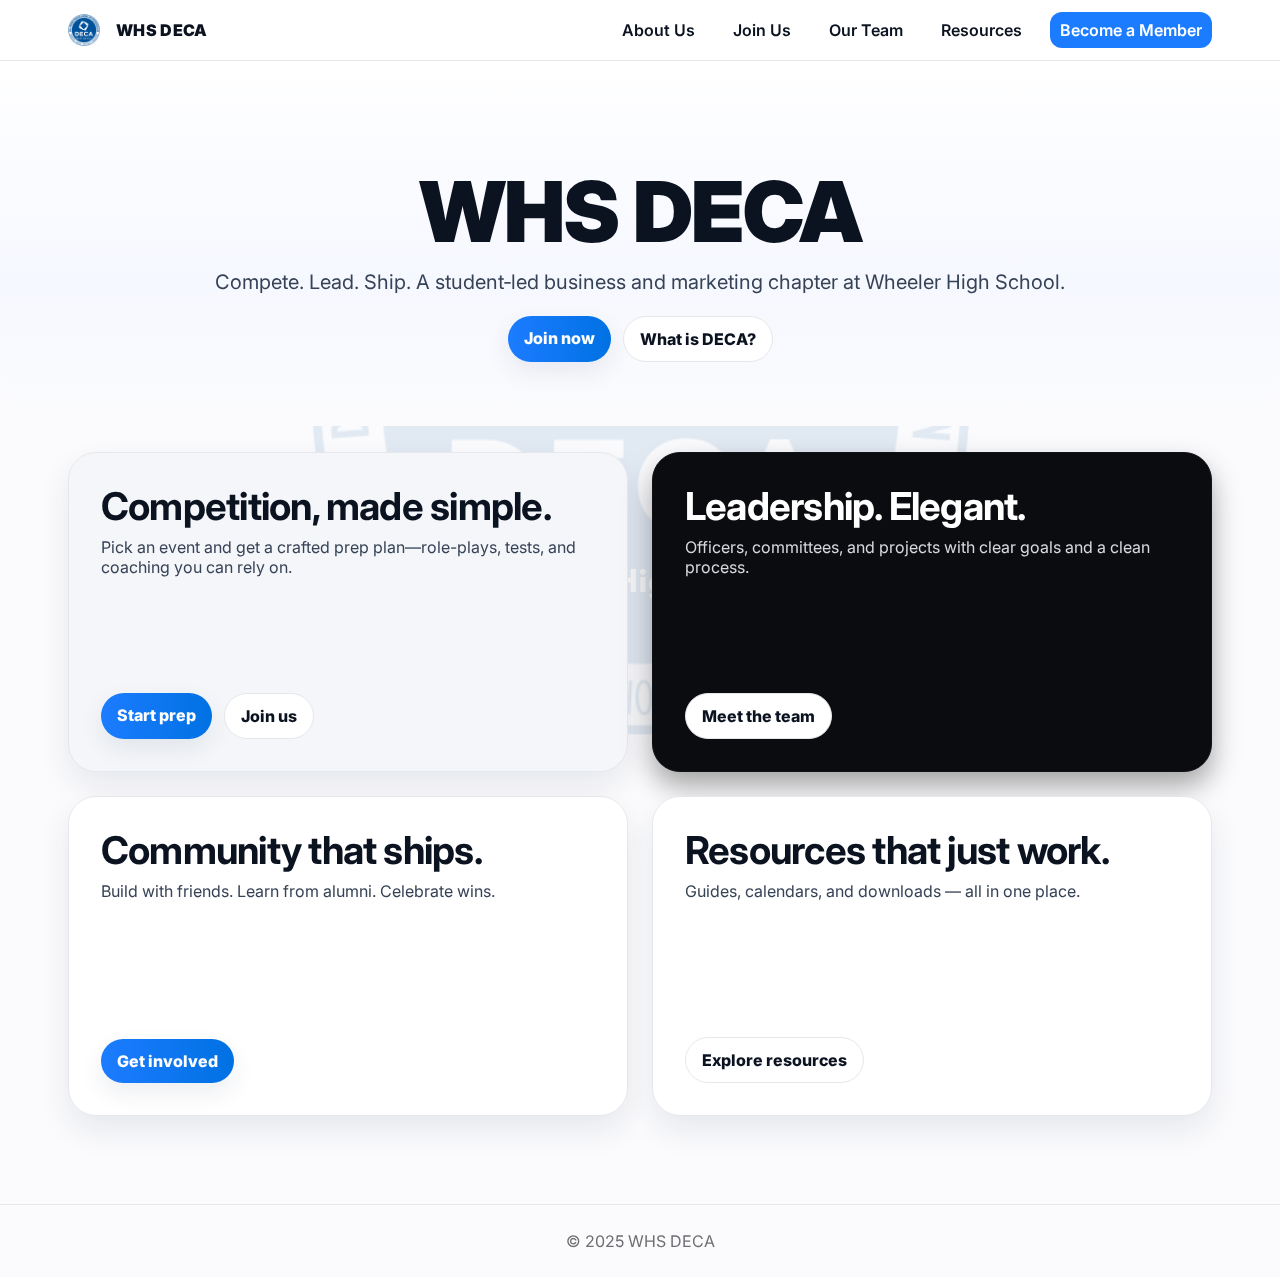
<file: index.html>
<!DOCTYPE html>
<html lang="en">
<head>
  <meta charset="UTF-8" />
  <meta name="viewport" content="width=device-width, initial-scale=1" />
  <title>WHS DECA • Home</title>
  <link rel="preconnect" href="https://fonts.googleapis.com">
  <link rel="preconnect" href="https://fonts.gstatic.com" crossorigin>
  <link href="https://fonts.googleapis.com/css2?family=Inter:wght@400;600;700;800;900&display=swap" rel="stylesheet">
  <link rel="stylesheet" href="css/modern.css" />
</head>
<body>
  <a class="skip-link" href="#main">Skip to content</a>
  <header class="nav">
    <div class="nav-inner">
      <div class="brand"><a href="index.html" aria-label="WHS DECA home"><img class="brand-logo" src="assets/deca-logo.png" alt="" aria-hidden="true"><span>WHS DECA</span></a></div>
      <button class="burger" aria-label="Toggle menu">Menu</button>
      <nav class="links" aria-label="Primary">
        <a href="about.html#about">About Us</a>
        <a href="join.html#join">Join Us</a>
        <a href="team.html#team">Our Team</a>
        <a href="resources.html#resources">Resources</a>
        <a class="cta" href="join.html#join">Become a Member</a>
      </nav>
    </div>
  </header>

  <section class="hero" id="home">
    <h1 class="title">WHS DECA</h1>
    <p class="tagline">Compete. Lead. Ship. A student‑led business and marketing chapter at Wheeler High School.</p>
    <div class="actions">
      <a class="button primary" href="join.html#join">Join now</a>
      <a class="button ghost" href="about.html#about">What is DECA?</a>
    </div>
  </section>

  <main id="main">
    
<section class="grid">
  <article class="card card-soft reveal">
    <div>
      <h2>Competition, made simple.</h2>
      <p>Pick an event and get a crafted prep plan—role-plays, tests, and coaching you can rely on.</p>
    </div>
    <div class="row">
      <a class="button primary" href="resources.html#resources">Start prep</a>
      <a class="button ghost" href="join.html#join">Join us</a>
    </div>
  </article>

  <article class="card card-contrast reveal">
    <div>
      <h2>Leadership. Elegant.</h2>
      <p>Officers, committees, and projects with clear goals and a clean process.</p>
    </div>
    <div class="row">
      <a class="button ghost" href="team.html#team">Meet the team</a>
    </div>
  </article>

  <article class="card reveal">
    <div>
      <h2>Community that ships.</h2>
      <p>Build with friends. Learn from alumni. Celebrate wins.</p>
    </div>
    <div class="row">
      <a class="button primary" href="about.html#about">Get involved</a>
    </div>
  </article>

  <article class="card reveal">
    <div>
      <h2>Resources that just work.</h2>
      <p>Guides, calendars, and downloads — all in one place.</p>
    </div>
    <div class="row">
      <a class="button ghost" href="resources.html#resources">Explore resources</a>
    </div>
  </article>
</section>

  </main>

  <footer>© 2025 WHS DECA</footer>
  <script src="js/site.js" defer></script>
</body>
</html>
</file>
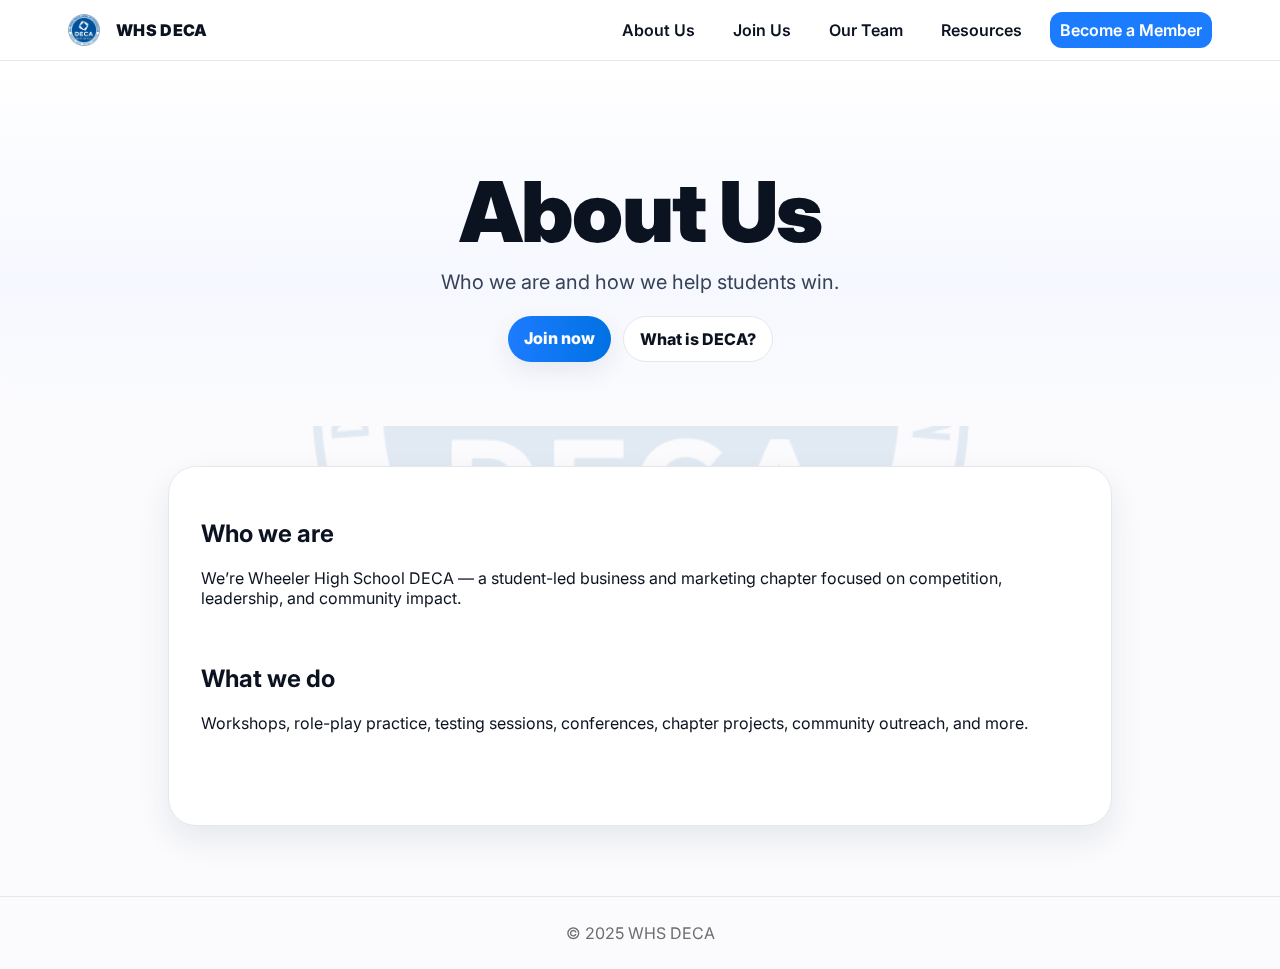
<file: about.html>
<!DOCTYPE html>
<html lang="en">
<head>
  <meta charset="UTF-8" />
  <meta name="viewport" content="width=device-width, initial-scale=1" />
  <title>WHS DECA • About</title>
  <link rel="preconnect" href="https://fonts.googleapis.com">
  <link rel="preconnect" href="https://fonts.gstatic.com" crossorigin>
  <link href="https://fonts.googleapis.com/css2?family=Inter:wght@400;600;700;800;900&display=swap" rel="stylesheet">
  <link rel="stylesheet" href="css/modern.css" />
</head>
<body>
  <a class="skip-link" href="#main">Skip to content</a>
  <header class="nav">
    <div class="nav-inner">
      <div class="brand"><a href="index.html" aria-label="WHS DECA home"><img class="brand-logo" src="assets/deca-logo.png" alt="" aria-hidden="true"><span>WHS DECA</span></a></div>
      <button class="burger" aria-label="Toggle menu">Menu</button>
      <nav class="links" aria-label="Primary">
        <a href="about.html#about">About Us</a>
        <a href="join.html#join">Join Us</a>
        <a href="team.html#team">Our Team</a>
        <a href="resources.html#resources">Resources</a>
        <a class="cta" href="join.html#join">Become a Member</a>
      </nav>
    </div>
  </header>

  <section class="hero" id="home">
    <h1 class="title">About Us</h1>
    <p class="tagline">Who we are and how we help students win.</p>
    <div class="actions">
      <a class="button primary" href="join.html#join">Join now</a>
      <a class="button ghost" href="about.html#about">What is DECA?</a>
    </div>
  </section>

  <main id="main">
    
<section class="section reveal" id="about">
  <div class="panel">
    <h2>Who we are</h2>
    <p>We’re Wheeler High School DECA — a student-led business and marketing chapter focused on competition, leadership, and community impact.</p>
    <br/>
    <h2>What we do</h2>
    <p>Workshops, role-play practice, testing sessions, conferences, chapter projects, community outreach, and more.</p>
  </div>
</section>

  </main>

  <footer>© 2025 WHS DECA</footer>
  <script src="js/site.js" defer></script>
</body>
</html>
</file>
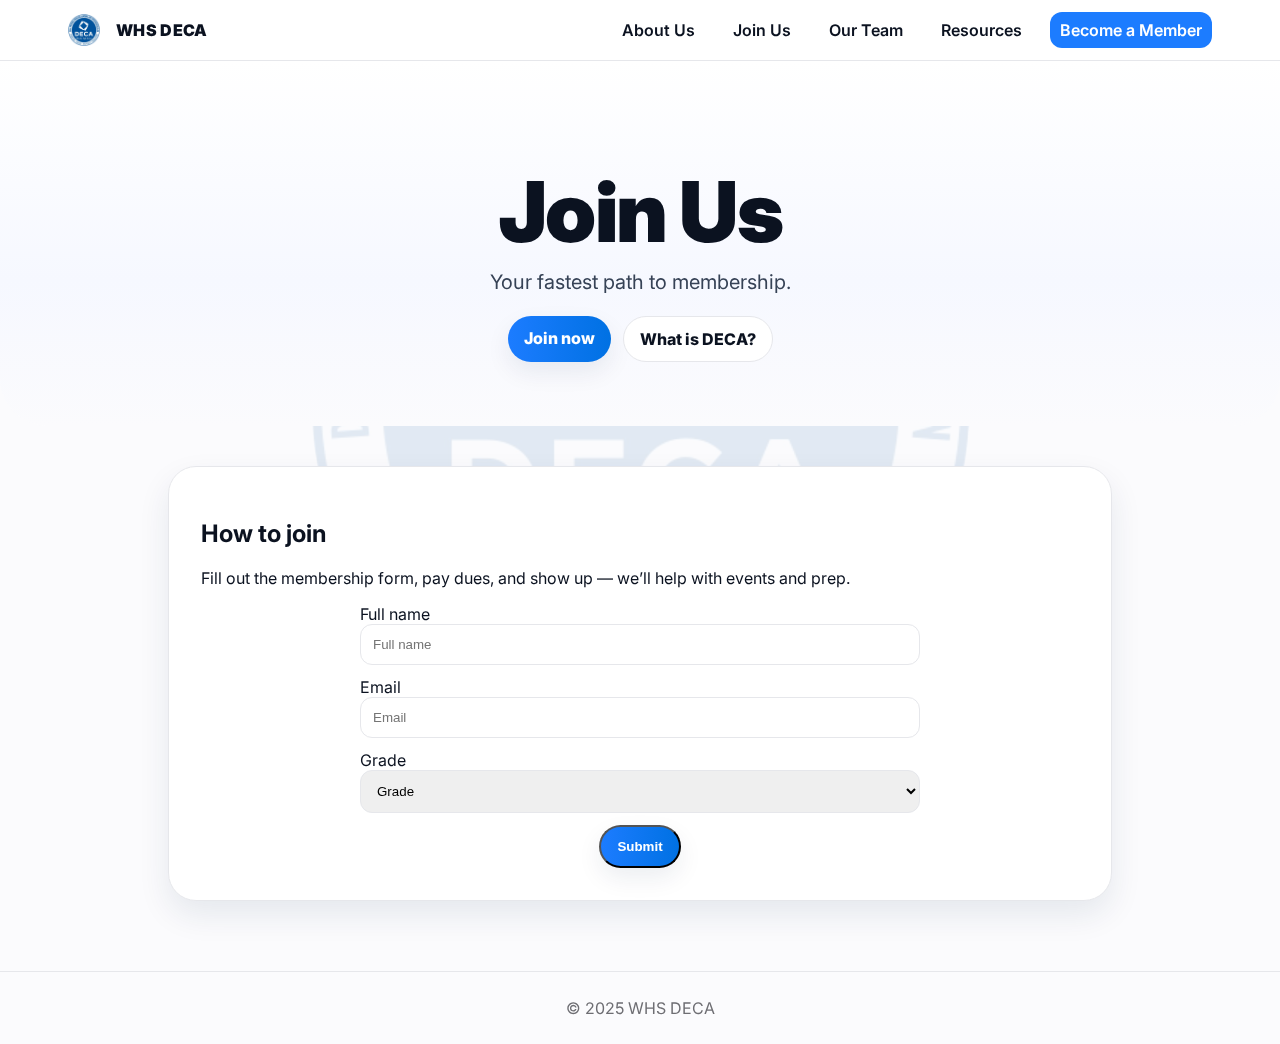
<file: join.html>
<!DOCTYPE html>
<html lang="en">
<head>
  <meta charset="UTF-8" />
  <meta name="viewport" content="width=device-width, initial-scale=1" />
  <title>WHS DECA • Join</title>
  <link rel="preconnect" href="https://fonts.googleapis.com">
  <link rel="preconnect" href="https://fonts.gstatic.com" crossorigin>
  <link href="https://fonts.googleapis.com/css2?family=Inter:wght@400;600;700;800;900&display=swap" rel="stylesheet">
  <link rel="stylesheet" href="css/modern.css" />
</head>
<body>
  <a class="skip-link" href="#main">Skip to content</a>
  <header class="nav">
    <div class="nav-inner">
      <div class="brand"><a href="index.html" aria-label="WHS DECA home"><img class="brand-logo" src="assets/deca-logo.png" alt="" aria-hidden="true"><span>WHS DECA</span></a></div>
      <button class="burger" aria-label="Toggle menu">Menu</button>
      <nav class="links" aria-label="Primary">
        <a href="about.html#about">About Us</a>
        <a href="join.html#join">Join Us</a>
        <a href="team.html#team">Our Team</a>
        <a href="resources.html#resources">Resources</a>
        <a class="cta" href="join.html#join">Become a Member</a>
      </nav>
    </div>
  </header>

  <section class="hero" id="home">
    <h1 class="title">Join Us</h1>
    <p class="tagline">Your fastest path to membership.</p>
    <div class="actions">
      <a class="button primary" href="join.html#join">Join now</a>
      <a class="button ghost" href="about.html#about">What is DECA?</a>
    </div>
  </section>

  <main id="main">
    
<section class="section reveal" id="join">
  <div class="panel">
    <h2>How to join</h2>
    <p>Fill out the membership form, pay dues, and show up — we’ll help with events and prep.</p>
    <form action="#" method="post" style="display:grid; gap:12px; max-width:560px; margin:16px auto 0;">
      <label>
        <span class="sr">Full name</span>
        <input type="text" name="name" placeholder="Full name" required
               style="width:100%; padding:12px; border:1px solid var(--border); border-radius:12px;">
      </label>
      <label>
        <span class="sr">Email</span>
        <input type="email" name="email" placeholder="Email" required
               style="width:100%; padding:12px; border:1px solid var(--border); border-radius:12px;">
      </label>
      <label>
        <span class="sr">Grade</span>
        <select name="grade" style="width:100%; padding:12px; border:1px solid var(--border); border-radius:12px;">
          <option value="" disabled selected>Grade</option>
          <option>9</option><option>10</option><option>11</option><option>12</option>
        </select>
      </label>
      <button class="button primary" type="submit" style="justify-self:center">Submit</button>
    </form>
  </div>
</section>

  </main>

  <footer>© 2025 WHS DECA</footer>
  <script src="js/site.js" defer></script>
</body>
</html>
</file>
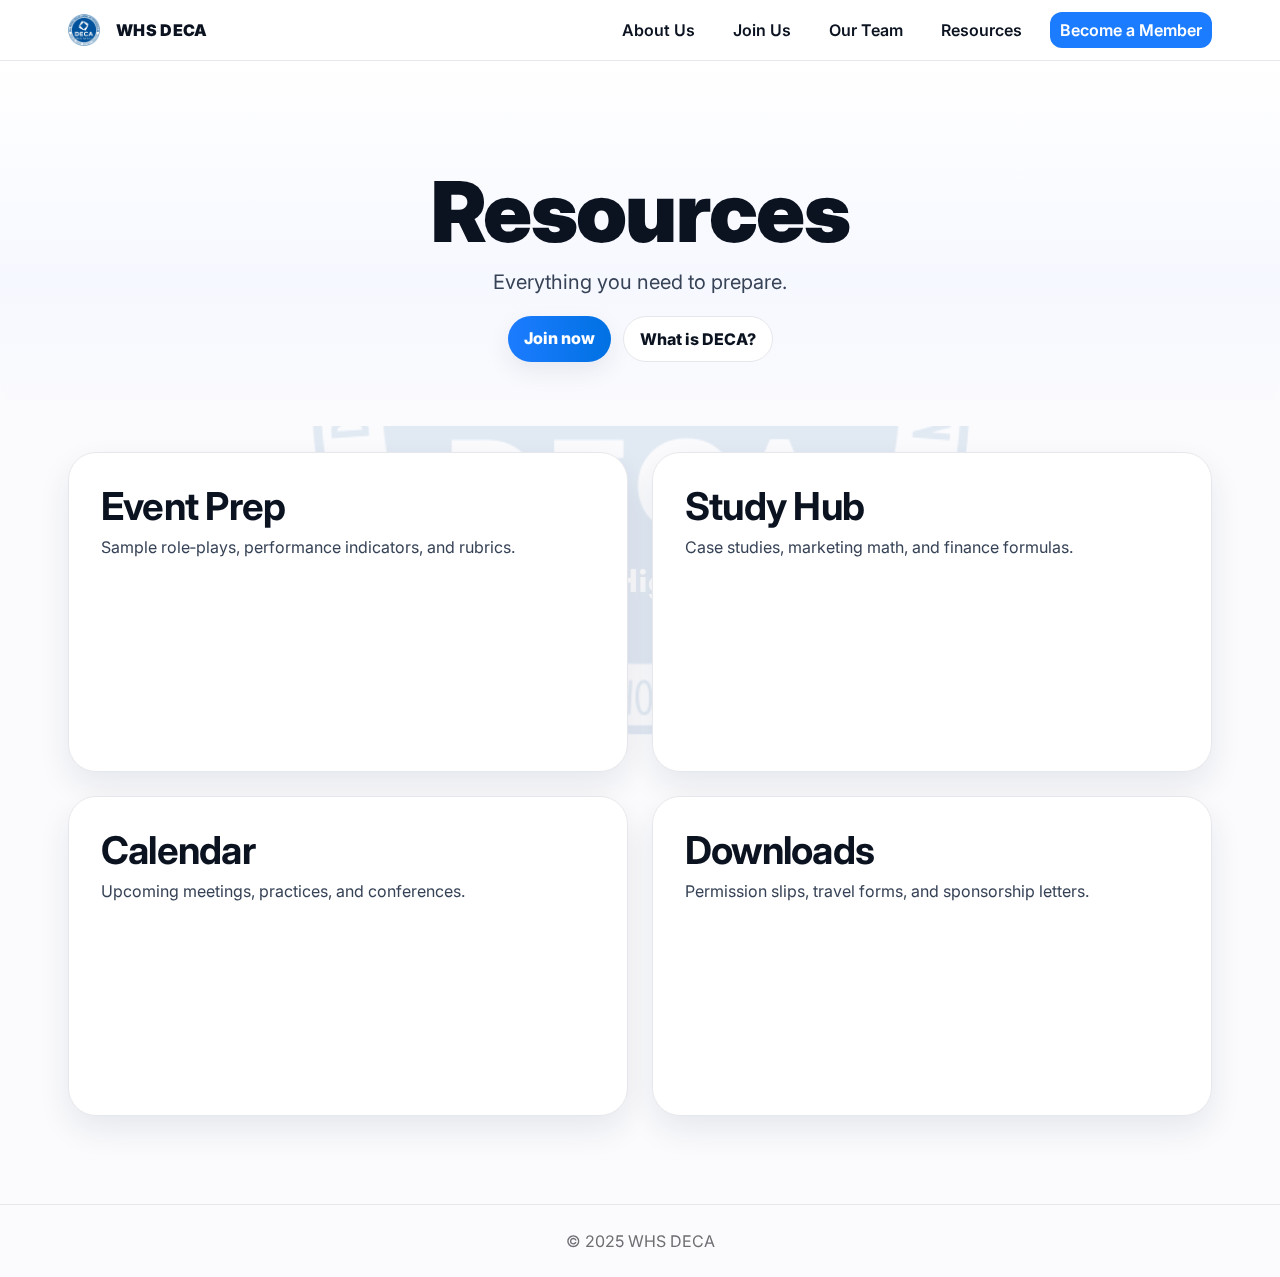
<file: resources.html>
<!DOCTYPE html>
<html lang="en">
<head>
  <meta charset="UTF-8" />
  <meta name="viewport" content="width=device-width, initial-scale=1" />
  <title>WHS DECA • Resources</title>
  <link rel="preconnect" href="https://fonts.googleapis.com">
  <link rel="preconnect" href="https://fonts.gstatic.com" crossorigin>
  <link href="https://fonts.googleapis.com/css2?family=Inter:wght@400;600;700;800;900&display=swap" rel="stylesheet">
  <link rel="stylesheet" href="css/modern.css" />
</head>
<body>
  <a class="skip-link" href="#main">Skip to content</a>
  <header class="nav">
    <div class="nav-inner">
      <div class="brand"><a href="index.html" aria-label="WHS DECA home"><img class="brand-logo" src="assets/deca-logo.png" alt="" aria-hidden="true"><span>WHS DECA</span></a></div>
      <button class="burger" aria-label="Toggle menu">Menu</button>
      <nav class="links" aria-label="Primary">
        <a href="about.html#about">About Us</a>
        <a href="join.html#join">Join Us</a>
        <a href="team.html#team">Our Team</a>
        <a href="resources.html#resources">Resources</a>
        <a class="cta" href="join.html#join">Become a Member</a>
      </nav>
    </div>
  </header>

  <section class="hero" id="home">
    <h1 class="title">Resources</h1>
    <p class="tagline">Everything you need to prepare.</p>
    <div class="actions">
      <a class="button primary" href="join.html#join">Join now</a>
      <a class="button ghost" href="about.html#about">What is DECA?</a>
    </div>
  </section>

  <main id="main">
    
<section class="grid" id="resources">
  <article class="card reveal">
    <div>
      <h2>Event Prep</h2>
      <p>Sample role‑plays, performance indicators, and rubrics.</p>
    </div>
  </article>
  <article class="card reveal">
    <div>
      <h2>Study Hub</h2>
      <p>Case studies, marketing math, and finance formulas.</p>
    </div>
  </article>
  <article class="card reveal">
    <div>
      <h2>Calendar</h2>
      <p>Upcoming meetings, practices, and conferences.</p>
    </div>
  </article>
  <article class="card reveal">
    <div>
      <h2>Downloads</h2>
      <p>Permission slips, travel forms, and sponsorship letters.</p>
    </div>
  </article>
</section>

  </main>

  <footer>© 2025 WHS DECA</footer>
  <script src="js/site.js" defer></script>
</body>
</html>
</file>
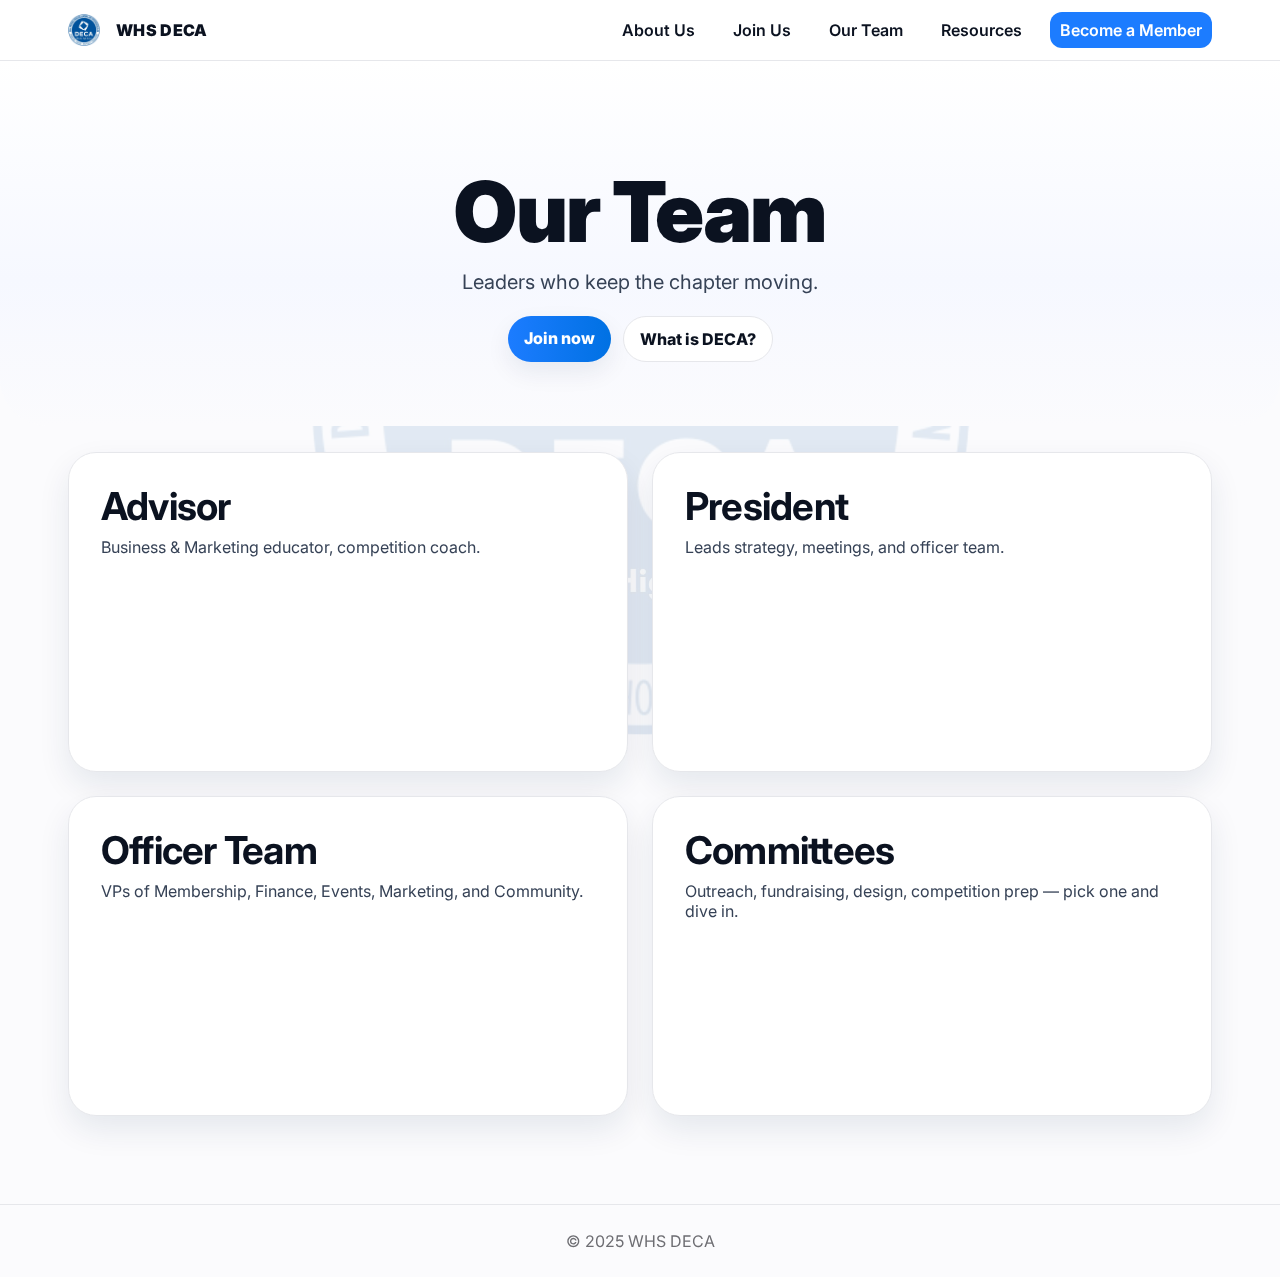
<file: team.html>
<!DOCTYPE html>
<html lang="en">
<head>
  <meta charset="UTF-8" />
  <meta name="viewport" content="width=device-width, initial-scale=1" />
  <title>WHS DECA • Our Team</title>
  <link rel="preconnect" href="https://fonts.googleapis.com">
  <link rel="preconnect" href="https://fonts.gstatic.com" crossorigin>
  <link href="https://fonts.googleapis.com/css2?family=Inter:wght@400;600;700;800;900&display=swap" rel="stylesheet">
  <link rel="stylesheet" href="css/modern.css" />
</head>
<body>
  <a class="skip-link" href="#main">Skip to content</a>
  <header class="nav">
    <div class="nav-inner">
      <div class="brand"><a href="index.html" aria-label="WHS DECA home"><img class="brand-logo" src="assets/deca-logo.png" alt="" aria-hidden="true"><span>WHS DECA</span></a></div>
      <button class="burger" aria-label="Toggle menu">Menu</button>
      <nav class="links" aria-label="Primary">
        <a href="about.html#about">About Us</a>
        <a href="join.html#join">Join Us</a>
        <a href="team.html#team">Our Team</a>
        <a href="resources.html#resources">Resources</a>
        <a class="cta" href="join.html#join">Become a Member</a>
      </nav>
    </div>
  </header>

  <section class="hero" id="home">
    <h1 class="title">Our Team</h1>
    <p class="tagline">Leaders who keep the chapter moving.</p>
    <div class="actions">
      <a class="button primary" href="join.html#join">Join now</a>
      <a class="button ghost" href="about.html#about">What is DECA?</a>
    </div>
  </section>

  <main id="main">
    
<section class="grid" id="team">
  <article class="card reveal">
    <div>
      <h2>Advisor</h2>
      <p>Business & Marketing educator, competition coach.</p>
    </div>
  </article>
  <article class="card reveal">
    <div>
      <h2>President</h2>
      <p>Leads strategy, meetings, and officer team.</p>
    </div>
  </article>
  <article class="card reveal">
    <div>
      <h2>Officer Team</h2>
      <p>VPs of Membership, Finance, Events, Marketing, and Community.</p>
    </div>
  </article>
  <article class="card reveal">
    <div>
      <h2>Committees</h2>
      <p>Outreach, fundraising, design, competition prep — pick one and dive in.</p>
    </div>
  </article>
</section>

  </main>

  <footer>© 2025 WHS DECA</footer>
  <script src="js/site.js" defer></script>
</body>
</html>
</file>
<file: css/modern.css>
/* WHS DECA — modern light theme */
:root {
  --ink: #0b1220;
  --ink-2: #364256;
  --ink-3: #66748b;
  --bg: #fbfbfd;
  --card: #ffffff;
  --card-soft: #f4f6f9;
  --border: #e6e7eb;
  --blue: #0b5ba7;
  --blue-2: #1c7cff;
  --radius: 28px;

  --wm: url("../assets/deca-logo.png");
  --wm-size: min(75vmin, 1100px);
  --wm-opacity: .1;
}

* {
  box-sizing: border-box;
}

html,
body {
  height: 100%;
}

html {
  scroll-behavior: smooth;
}

body {
  margin: 0;
  background: var(--bg);
  color: var(--ink);
  font-family: Inter, system-ui, -apple-system, Segoe UI, Roboto, Helvetica, Arial;
  -webkit-font-smoothing: antialiased;
  text-rendering: optimizeLegibility;
  overflow-x: hidden;
}

/* Global watermark */
body::before {
  content: "";
  position: fixed;             /* stays in viewport so it's always visible */
  top: calc(45vh + var(--wm-shift, 0px)); /* start lower and move down on scroll */
  left: 50%;
  transform: translate(-50%, -50%);
  width: var(--wm-size);
  height: var(--wm-size);
  background-image: var(--wm);
  background-repeat: no-repeat;
  background-position: center;
  background-size: contain;
  opacity: var(--wm-opacity);
  z-index: -1;                 /* behind content */
  pointer-events: none;
}

/* Accessibility */
.skip-link {
  position: absolute;
  left: -9999px;
  top: auto;
  width: 1px;
  height: 1px;
  overflow: hidden;
}

.skip-link:focus {
  left: 16px;
  top: 16px;
  width: auto;
  height: auto;
  padding: 8px 10px;
  background: #fff;
  border: 1px dashed var(--ink);
  border-radius: 10px;
  z-index: 9999;
}

/* Header */
.nav {
  position: sticky;
  top: 0;
  z-index: 20;
  background: rgba(255, 255, 255, .86);
  backdrop-filter: saturate(1.1) blur(10px);
  border-bottom: 1px solid var(--border);
}

.nav-inner {
  max-width: 1200px;
  margin: 0 auto;
  padding: 12px clamp(16px, 4vw, 28px);
  display: flex;
  align-items: center;
  justify-content: space-between;
  gap: 16px;
}

.brand a {
  display: flex;
  align-items: center;
  gap: 10px;
  font-weight: 900;
  letter-spacing: .02em;
  color: var(--ink);
  text-decoration: none;
}

.brand a:hover {
  text-decoration: underline;
}

.nav .links {
  display: flex;
  gap: 18px;
  align-items: center;
  flex-wrap: wrap;
}

.nav .links a {
  color: var(--ink);
  text-decoration: none;
  font-weight: 600;
  padding: 8px 10px;
  border-radius: 12px;
}

.nav .links a:hover {
  background: rgba(0, 0, 0, .05);
}

.nav .links a.is-active {
  background: rgba(27, 107, 255, .1);
  color: #0a3aff;
}

.cta {
  background: var(--blue-2);
  color: #fff !important;
  border-radius: 999px;
  padding: 10px 14px;
  font-weight: 800;
}

/* Mobile nav */
.burger {
  display: none;
  border: 1px solid var(--border);
  background: #fff;
  border-radius: 12px;
  padding: 8px 10px;
  font-weight: 800;
}

@media (max-width: 860px) {
  .nav .links {
    display: none;
  }

  .burger {
    display: inline-block;
  }

  .nav.open .links {
    display: flex;
    position: absolute;
    left: 0;
    right: 0;
    top: 58px;
    background: #fff;
    border-bottom: 1px solid var(--border);
    padding: 14px clamp(16px, 4vw, 28px);
    gap: 8px;
    flex-direction: column;
  }
}

/* Hero */
.hero {
  position: relative;
  z-index: 1;
  text-align: center;
  padding: 92px clamp(16px, 4vw, 28px) 64px;
  background: linear-gradient(180deg, #ffffff 0%, #f6f8ff 60%, #fbfbfd 100%);
  border-bottom-left-radius: 48px;
  border-bottom-right-radius: 48px;
  overflow: hidden;
}

/* unified watermark: removed hero::after */
.hero .title {
  position: relative;
  z-index: 1;
  font-weight: 900;
  font-size: clamp(46px, 7vw, 84px);
  letter-spacing: -.02em;
  margin: 8px 0;
}

.hero .tagline {
  position: relative;
  z-index: 1;
  color: var(--ink-2);
  font-size: clamp(16px, 2.1vw, 20px);
  margin: 0 auto;
  max-width: 900px;
}

.hero .actions {
  position: relative;
  z-index: 1;
  margin-top: 22px;
  display: flex;
  gap: 12px;
  justify-content: center;
  flex-wrap: wrap;
}

.button {
  display: inline-block;
  text-decoration: none;
  font-weight: 800;
  border-radius: 999px;
  padding: 12px 16px;
}

.button.primary {
  background: var(--blue-2);
  color: #fff;
}

.button.ghost {
  background: #fff;
  color: var(--ink);
  border: 1px solid var(--border);
}

/* Grid */
.grid {
  position: relative;
  z-index: 1;
  max-width: 1200px;
  margin: 0 auto;
  padding: 26px clamp(16px, 4vw, 28px) 88px;
  display: grid;
  gap: 24px;
  grid-template-columns: 1fr;
  grid-auto-rows: 1fr;
}

@media (min-width: 980px) {
  .grid {
    grid-template-columns: 1fr 1fr;
  }
}

.card {
  background: var(--card);
  border: 1px solid var(--border);
  border-radius: var(--radius);
  padding: 32px;
  min-height: 320px;
  display: flex;
  flex-direction: column;
  justify-content: space-between;
  box-shadow: 0 14px 32px rgba(16, 43, 80, .09);
}

.card-soft {
  background: var(--card-soft);
}

.card-contrast {
  background: #0b0c0f;
  color: #fff;
  border-color: #101216;
  box-shadow: 0 14px 28px rgba(0, 0, 0, .35);
}

.card h2 {
  font-size: clamp(28px, 3vw, 44px);
  line-height: 1.1;
  margin: 0 0 10px;
  letter-spacing: -.02em;
}

.card p {
  margin: 0;
  color: var(--ink-2);
}

.card-contrast p {
  color: #d6d8de;
}

.card .row {
  display: flex;
  gap: 12px;
  flex-wrap: wrap;
  margin-top: 16px;
}

/* Generic section panel */
.section {
  position: relative;
  z-index: 1;
  padding: 40px clamp(16px, 4vw, 28px) 70px;
  max-width: 1000px;
  margin: 0 auto;
}

.panel {
  background: var(--card);
  border: 1px solid var(--border);
  border-radius: var(--radius);
  padding: 32px;
  min-height: 360px;
  box-shadow: 0 14px 32px rgba(16, 43, 80, .09);
}

/* Footer */
footer {
  position: relative;
  z-index: 1;
  border-top: 1px solid var(--border);
  color: #6e6e73;
  text-align: center;
  padding: 26px;
}

/* Motion */
@media (prefers-reduced-motion: no-preference) {
  .reveal {
    opacity: 0;
    transform: translateY(14px);
    transition: opacity .5s ease, transform .5s ease;
  }

  .reveal.in {
    opacity: 1;
    transform: none;
  }
}

/* Brand mark next to title */
.brand {
  display: flex;
  align-items: center;
  gap: 10px;
}

.brand-logo {
  margin-right: 6px;
  width: 28px;
  height: 28px;
  object-fit: contain;
  display: block;
}

@media (min-width: 900px) {
  .brand-logo {
    width: 32px;
    height: 32px;
  }
}

/* ===== Micro-interactions & animations (subtle) ===== */
:root {
  --elev-1: 0 10px 24px rgba(16, 43, 80, .08);
  --elev-2: 0 16px 36px rgba(16, 43, 80, .12);
  --wm-shift: 0px; /* set by JS for parallax */
}

@keyframes fadeSlideUp {
  from {
    opacity: 0;
    transform: translateY(14px);
  }

  to {
    opacity: 1;
    transform: none;
  }
}

@keyframes pulseOutline {
  0% {
    box-shadow: 0 0 0 0 rgba(28, 124, 255, .35);
  }

  100% {
    box-shadow: 0 0 0 14px rgba(28, 124, 255, 0);
  }
}

@keyframes gentleFloat {
  0% {
    transform: translateY(0);
  }

  50% {
    transform: translateY(-4px);
  }

  100% {
    transform: translateY(0);
  }
}

@keyframes sheen {
  0% {
    background-position: 200% 0;
  }

  100% {
    background-position: -200% 0;
  }
}

/* Reveal default (better without JS for first paint) */
.reveal {
  opacity: 0;
  transform: translateY(14px);
}

.reveal.in {
  animation: fadeSlideUp .55s ease forwards;
}

/* Buttons */
.button {
  transition: transform .18s ease, box-shadow .18s ease;
}

.button.primary {
  box-shadow: var(--elev-1);
  background-image: linear-gradient(90deg, #1c7cff, #0071e3, #1c7cff);
  background-size: 200% 100%;
}

.button.primary:hover {
  transform: translateY(-2px);
  box-shadow: var(--elev-2);
  animation: sheen 1.2s ease both;
}

.button.ghost {
  transition: background .18s ease, transform .18s ease;
}

.button.ghost:hover {
  transform: translateY(-1px);
  background: #fff;
  box-shadow: var(--elev-1);
}

/* Cards */
.card {
  transition: transform .2s ease, box-shadow .2s ease;
}

.card:hover {
  transform: translateY(-6px);
  box-shadow: var(--elev-2);
}

.card-contrast:hover {
  transform: translateY(-6px);
}

/* Links */
.links a {
  position: relative;
  overflow: hidden;
}

.links a::after {
  content: "";
  position: absolute;
  left: 50%;
  bottom: 6px;
  width: 0;
  height: 2px;
  background: #1c7cff;
  border-radius: 2px;
  transform: translateX(-50%);
  transition: width .18s ease;
}

.links a:hover::after {
  width: 70%;
}

/* Focus-visible for accessibility */
:focus-visible {
  outline: 2px solid #1c7cff;
  outline-offset: 2px;
  animation: pulseOutline .9s ease-out 1;
}

/* Smooth header shadow on scroll */
.nav {
  transition: box-shadow .25s ease, background-color .25s ease;
}

.nav.nav-shadow-fade {
  box-shadow: 0 12px 28px rgba(16, 43, 80, .10);
}
</file>
